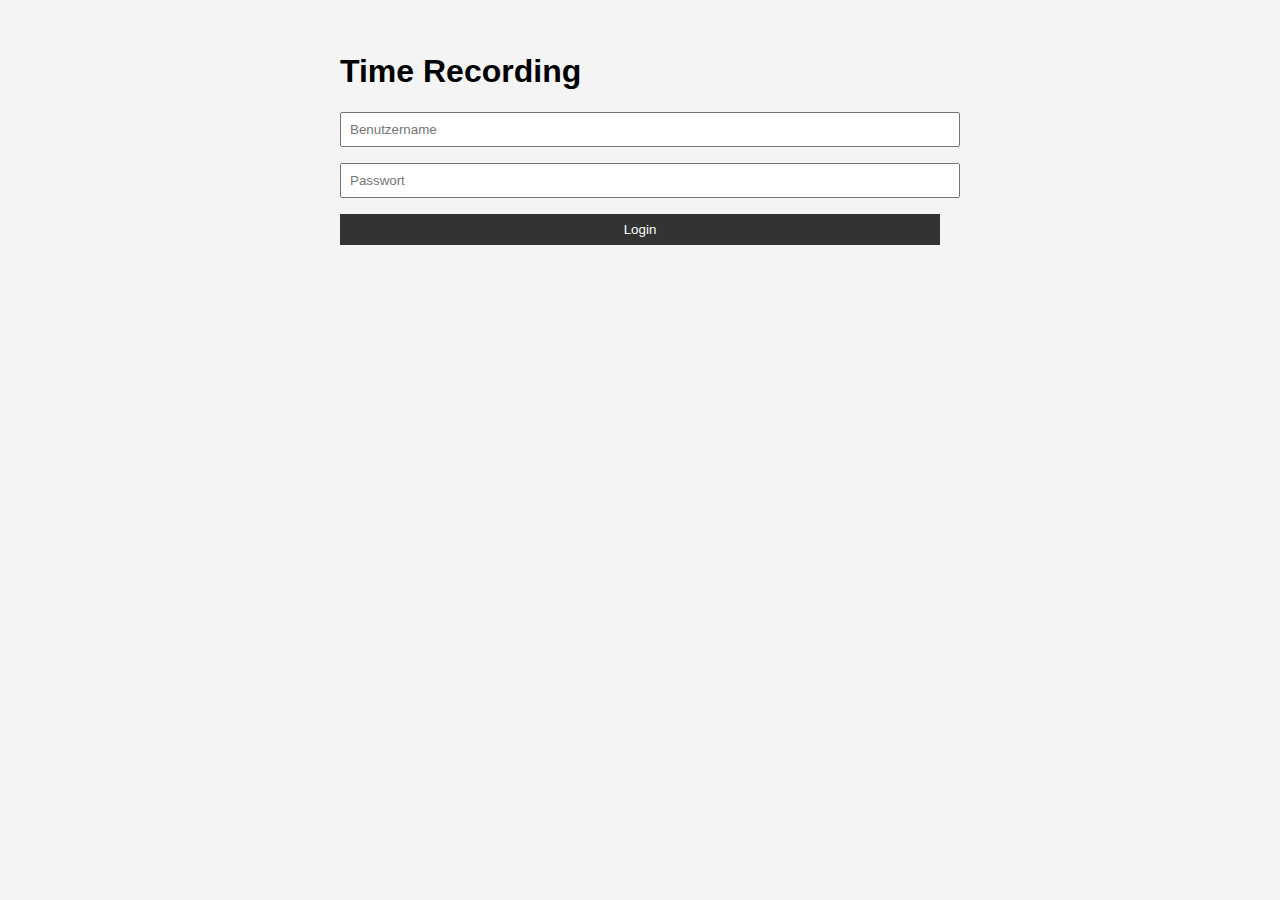
<file: Frontend/index.html>
<!--@author EK-->
<!DOCTYPE html>
<html lang="de">
<head>
    <meta charset="UTF-8" />
    <title>Login – Time Recording</title>
    <link rel="stylesheet" href="css/styles.css" />
</head>
<body>
<div class="container login-container">
    <h1>Time Recording</h1>
    <form id="login-form">
        <input type="text" id="username" placeholder="Benutzername" required />
        <input type="password" id="password" placeholder="Passwort" required />
        <button type="submit">Login</button>
    </form>
    <p id="error-msg" class="error hidden"></p>
</div>
<script src="js/api.js"></script>
<script src="js/auth.js"></script>
</body>
</html>
</file>
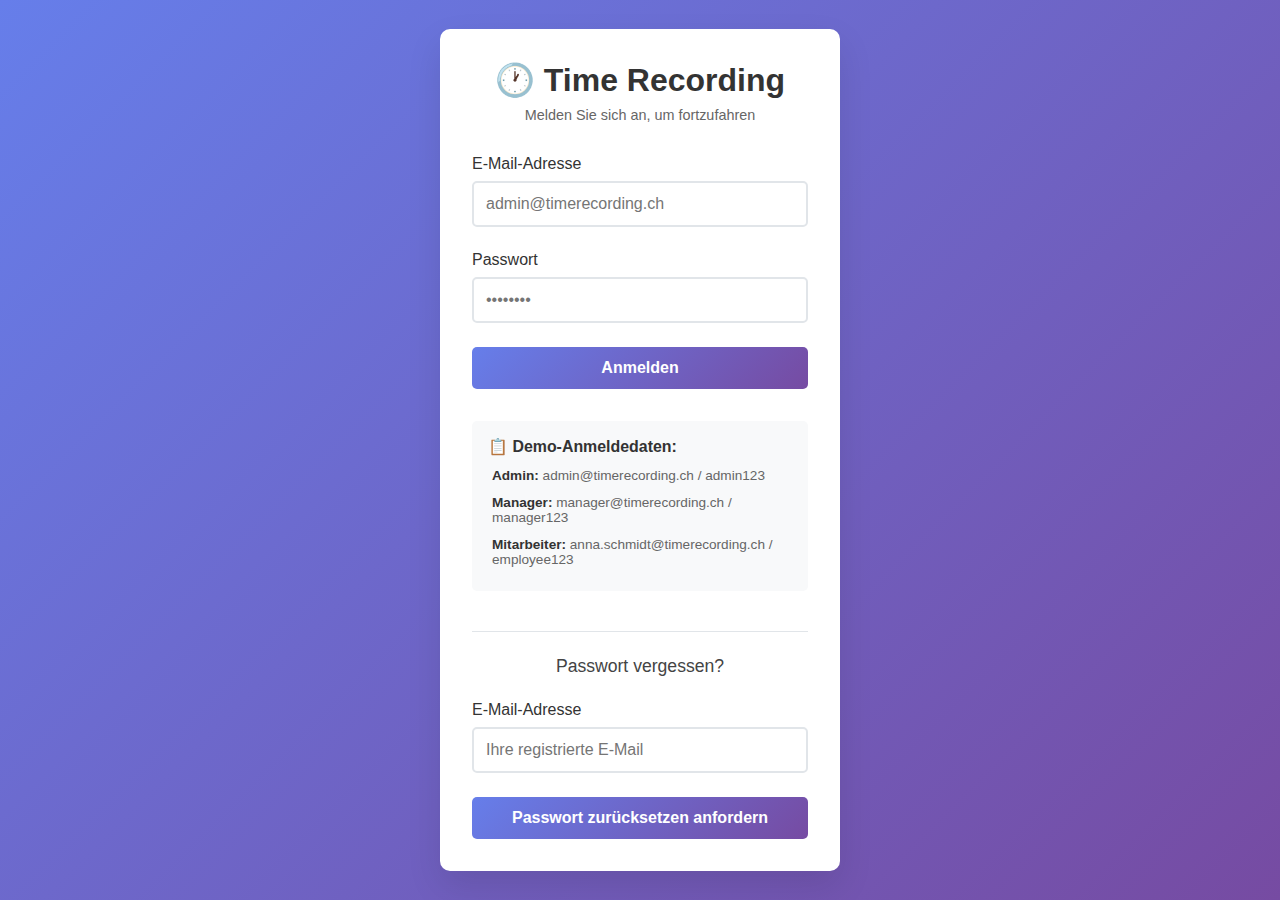
<file: src/main/resources/static/index.html>
<!DOCTYPE html>
<html lang="de">
<head>
    <meta charset="UTF-8">
    <meta name="viewport" content="width=device-width, initial-scale=1.0">
    <title>Time Recording - Anmeldung</title>
    <style>
        * {
            margin: 0;
            padding: 0;
            box-sizing: border-box;
        }

        body {
            font-family: 'Segoe UI', Tahoma, Geneva, Verdana, sans-serif;
            background: linear-gradient(135deg, #667eea 0%, #764ba2 100%);
            min-height: 100vh;
            display: flex;
            align-items: center;
            justify-content: center;
            padding: 1rem; /* Etwas Abstand für kleinere Bildschirme */
        }

        .login-container {
            background: white;
            padding: 2rem;
            border-radius: 10px;
            box-shadow: 0 15px 35px rgba(0, 0, 0, 0.1);
            width: 100%;
            max-width: 400px;
        }

        .login-header {
            text-align: center;
            margin-bottom: 2rem;
        }

        .login-header h1 {
            color: #333;
            font-size: 2rem;
            margin-bottom: 0.5rem;
        }

        .login-header p {
            color: #666;
            font-size: 0.9rem;
        }

        .form-group {
            margin-bottom: 1.5rem;
        }

        .form-group label {
            display: block;
            margin-bottom: 0.5rem;
            color: #333;
            font-weight: 500;
        }

        .form-group input {
            width: 100%;
            padding: 0.75rem;
            border: 2px solid #e1e5e9;
            border-radius: 5px;
            font-size: 1rem;
            transition: border-color 0.3s ease;
        }

        .form-group input:focus {
            outline: none;
            border-color: #667eea;
        }

        .login-btn { /* Gilt für Anmelden und Passwort Reset Button */
            width: 100%;
            padding: 0.75rem;
            background: linear-gradient(135deg, #667eea 0%, #764ba2 100%);
            color: white;
            border: none;
            border-radius: 5px;
            font-size: 1rem;
            font-weight: 600;
            cursor: pointer;
            transition: transform 0.2s ease, background-color 0.3s ease;
        }

        .login-btn:hover:not(:disabled) {
            transform: translateY(-2px);
        }

        .login-btn:active:not(:disabled) {
            transform: translateY(0);
        }

        .login-btn:disabled {
            opacity: 0.6;
            cursor: not-allowed;
            transform: none;
        }

        /* Gemeinsame Basis für Nachrichten-Divs */
        .message-display {
            padding: 0.75rem;
            border-radius: 5px;
            margin-bottom: 1rem;
            text-align: center;
            display: none; /* Standardmäßig versteckt */
            font-size: 0.9rem;
        }

        .error-message { /* Wird für Login-Fehler und Reset-Fehler verwendet */
            background: #fee;
            color: #c33;
            border: 1px solid #fcc;
        }

        .success-message { /* Wird für Login-Erfolg und Reset-Erfolg verwendet */
            background: #efe;
            color: #363;
            border: 1px solid #cfc;
        }

        .demo-credentials {
            margin-top: 2rem;
            padding: 1rem;
            background: #f8f9fa;
            border-radius: 5px;
            font-size: 0.85rem;
        }

        .demo-credentials h3 {
            color: #333;
            margin-bottom: 0.5rem;
        }

        .demo-credentials ul {
            list-style: none;
            padding-left: 0;
            color: #666;
        }

        .demo-credentials li {
            margin-bottom: 0.25rem;
            cursor: pointer;
            padding: 0.25rem;
            border-radius: 3px;
            transition: background-color 0.2s ease;
        }

        .demo-credentials li:hover {
            background-color: #e9ecef;
        }

        .demo-credentials strong {
            color: #333;
        }

        .loading { /* Gilt für Login Loading und Reset Loading */
            display: none;
            text-align: center;
            margin-top: 1rem;
            color: #555;
        }
        .loading p {
            color: #555;
        }

        /* Stile für den Passwort-vergessen-Container */
        .forgot-password-container {
            margin-top: 2.5rem;
            padding-top: 1.5rem;
            border-top: 1px solid #e1e5e9;
        }

        .forgot-password-container h3 {
            text-align: center;
            margin-bottom: 1.5rem;
            color: #444;
            font-size: 1.1rem;
            font-weight: 500;
        }
    </style>
</head>
<body>
<div class="login-container">
    <div class="login-header">
        <h1>🕐 Time Recording</h1>
        <p>Melden Sie sich an, um fortzufahren</p>
    </div>

    <div id="login-error-message" class="message-display error-message"></div>
    <div id="login-success-message" class="message-display success-message"></div>

    <form id="loginForm">
        <div class="form-group">
            <label for="email">E-Mail-Adresse</label>
            <input type="email" id="email" name="email" required autocomplete="username" placeholder="admin@timerecording.ch">
        </div>
        <div class="form-group">
            <label for="password">Passwort</label>
            <input type="password" id="password" name="password" required autocomplete="current-password" placeholder="••••••••">
        </div>
        <button type="submit" class="login-btn" id="loginButton">Anmelden</button>
        <div class="loading" id="loginLoading"><p>🔄 Anmeldung läuft...</p></div>
    </form>

    <div class="demo-credentials">
        <h3>📋 Demo-Anmeldedaten:</h3>
        <ul>
            <li data-email="admin@timerecording.ch" data-password="admin123"><strong>Admin:</strong> admin@timerecording.ch / admin123</li>
            <li data-email="manager@timerecording.ch" data-password="manager123"><strong>Manager:</strong> manager@timerecording.ch / manager123</li>
            <li data-email="anna.schmidt@timerecording.ch" data-password="employee123"><strong>Mitarbeiter:</strong> anna.schmidt@timerecording.ch / employee123</li>
        </ul>
    </div>

    <div class="forgot-password-container">
        <h3>Passwort vergessen?</h3>
        <div id="reset-error-message" class="message-display error-message"></div>
        <div id="reset-success-message" class="message-display success-message"></div>
        <form id="resetPasswordForm">
            <div class="form-group">
                <label for="resetEmail">E-Mail-Adresse</label>
                <input type="email" id="resetEmail" name="resetEmail" required placeholder="Ihre registrierte E-Mail">
            </div>
            <button type="submit" class="login-btn" id="resetPasswordButton">Passwort zurücksetzen anfordern</button>
            <div class="loading" id="resetLoading"><p>🔄 Anfrage wird gesendet...</p></div>
        </form>
    </div>

</div>

<script>
    document.addEventListener('DOMContentLoaded', function() {
        const loginForm = document.getElementById('loginForm');
        const loginErrorMessage = document.getElementById('login-error-message');
        const loginSuccessMessage = document.getElementById('login-success-message');
        const loginButton = document.getElementById('loginButton');
        const loginLoading = document.getElementById('loginLoading');

        const resetPasswordForm = document.getElementById('resetPasswordForm');
        const resetEmailInput = document.getElementById('resetEmail');
        const resetPasswordButton = document.getElementById('resetPasswordButton');
        const resetErrorMessage = document.getElementById('reset-error-message');
        const resetSuccessMessage = document.getElementById('reset-success-message');
        const resetLoading = document.getElementById('resetLoading');

        function displayMessage(element, message, isSuccess) {
            if (!element) return;
            element.textContent = (isSuccess ? '✅ ' : '❌ ') + message;
            element.style.display = 'block';
            setTimeout(() => {
                if (element) element.style.display = 'none';
            }, isSuccess ? 5000 : 7000);
        }

        document.querySelectorAll('.demo-credentials li').forEach(li => {
            li.addEventListener('click', function() {
                const email = this.getAttribute('data-email');
                const password = this.getAttribute('data-password');
                if (email && password) {
                    document.getElementById('email').value = email;
                    document.getElementById('password').value = password;
                }
            });
        });

        loginForm.addEventListener('submit', async function(e) {
            e.preventDefault();
            const email = document.getElementById('email').value;
            const password = document.getElementById('password').value;

            loginButton.disabled = true;
            loginButton.textContent = 'Anmelden...';
            loginLoading.style.display = 'block';
            loginErrorMessage.style.display = 'none';
            loginSuccessMessage.style.display = 'none';

            try {
                const response = await fetch('/api/auth/login', {
                    method: 'POST',
                    headers: { 'Content-Type': 'application/json' },
                    body: JSON.stringify({ email: email, password: password })
                });
                const data = await response.json();

                if (response.ok) {
                    const token = data.accessToken || data.token;
                    if (token) {
                        localStorage.setItem('jwtToken', token);
                        localStorage.setItem('tokenType', data.tokenType || 'Bearer');
                        localStorage.setItem('userEmail', data.user ? data.user.email : email);
                        localStorage.setItem('userId', data.user ? data.user.id : data.userId);
                        localStorage.setItem('userRoles', JSON.stringify(data.user ? data.user.roles || [] : []));
                    }
                    displayMessage(loginSuccessMessage, 'Anmeldung erfolgreich! Sie werden weitergeleitet...', true);
                    setTimeout(() => { window.location.href = '/dashboard.html'; }, 1500);
                } else {
                    const errorMsg = data.message || data.error || 'Ungültige Anmeldedaten oder Serverfehler.';
                    displayMessage(loginErrorMessage, errorMsg, false);
                }
            } catch (error) {
                console.error('Login error:', error);
                displayMessage(loginErrorMessage, 'Verbindungsfehler. Bitte versuchen Sie es später erneut.', false);
            } finally {
                loginButton.disabled = false;
                loginButton.textContent = 'Anmelden';
                loginLoading.style.display = 'none';
            }
        });

        resetPasswordForm.addEventListener('submit', async function(e) {
            e.preventDefault();
            const email = resetEmailInput.value;

            if (!email) {
                displayMessage(resetErrorMessage, 'Bitte geben Sie eine E-Mail-Adresse ein.', false);
                return;
            }

            resetPasswordButton.disabled = true;
            resetPasswordButton.textContent = 'Sende Anfrage...';
            resetLoading.style.display = 'block';
            resetErrorMessage.style.display = 'none';
            resetSuccessMessage.style.display = 'none';

            try {
                const response = await fetch('/api/users/request-password-reset', {
                    method: 'POST',
                    headers: {
                        'Content-Type': 'application/json'
                        // KEIN 'Authorization'-Header hier!
                    },
                    body: JSON.stringify({ email: email })
                });

                let data;
                let responseBodyText = await response.text(); // Immer zuerst den Text lesen

                if (response.ok) { // Status 200-299
                    try {
                        data = JSON.parse(responseBodyText);
                        displayMessage(resetSuccessMessage, data.message || 'Anfrage erfolgreich verarbeitet.', true);
                        resetEmailInput.value = '';
                    } catch (jsonError) {
                        console.warn("Antwort bei Erfolg war kein JSON, zeige Text:", responseBodyText);
                        displayMessage(resetSuccessMessage, responseBodyText || 'Anfrage erfolgreich, aber unerwartete Antwort.', true);
                        resetEmailInput.value = '';
                    }
                } else { // Fehlerfall (z.B. 403, 400, 500)
                    console.error(`Fehler vom Server: ${response.status}`, responseBodyText);
                    try {
                        data = JSON.parse(responseBodyText);
                        displayMessage(resetErrorMessage, data.message || data.error || `Fehler ${response.status}: ${responseBodyText}`, false);
                    } catch (jsonError) {
                        displayMessage(resetErrorMessage, `Fehler ${response.status}: ${responseBodyText || response.statusText || 'Unbekannter Serverfehler'}`, false);
                    }
                }
            } catch (error) { // Netzwerkfehler oder anderer Fehler vor/während fetch
                console.error('Password reset request error (catch block):', error);
                displayMessage(resetErrorMessage, 'Netzwerkfehler oder Client-Fehler bei der Passwort-Reset-Anfrage. Bitte Konsole prüfen.', false);
            } finally {
                resetPasswordButton.disabled = false;
                resetPasswordButton.textContent = 'Passwort zurücksetzen anfordern';
                resetLoading.style.display = 'none';
            }
        });
    });
</script>
</body>
</html>
</file>
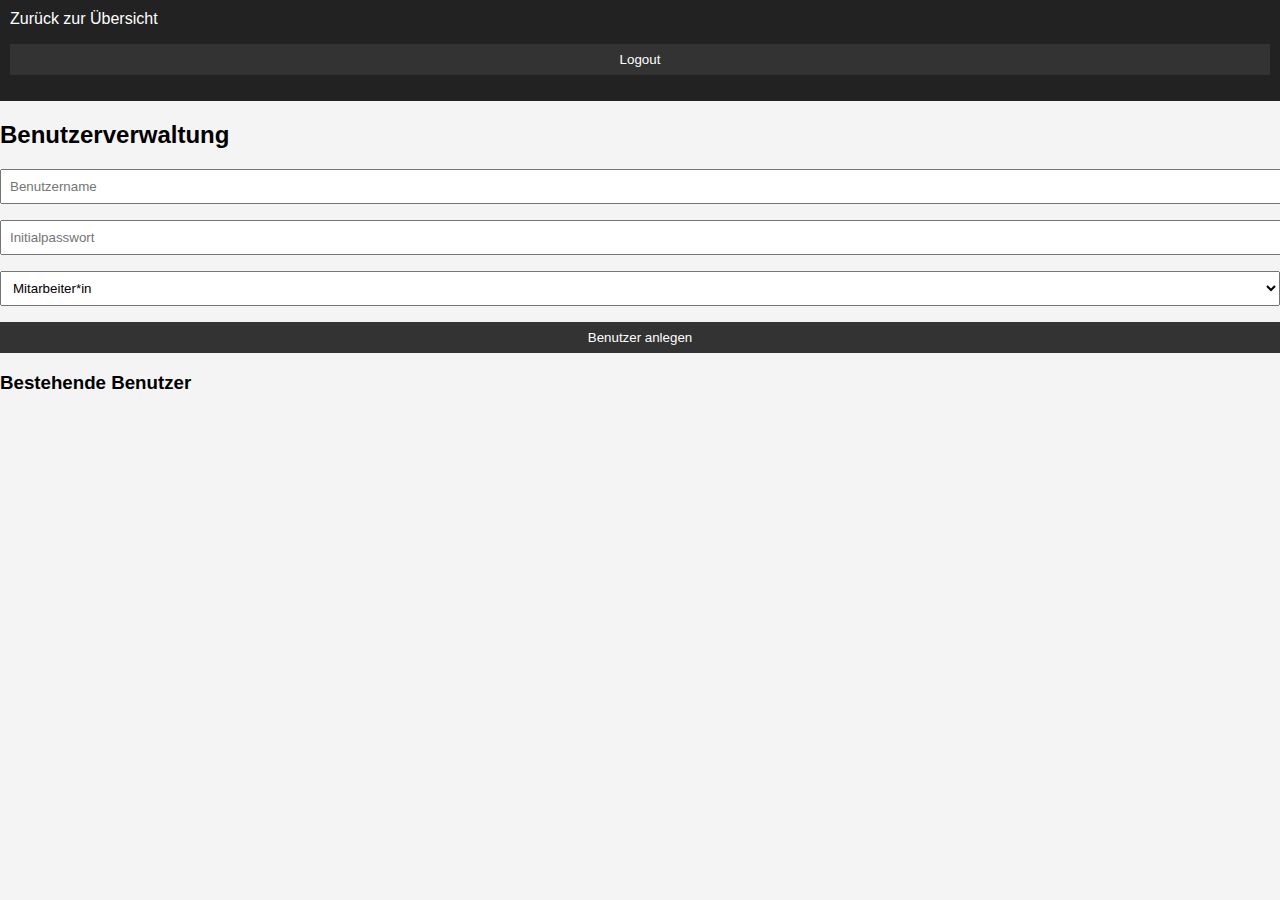
<file: Frontend/admin.html>
<!--@author EK-->
<!DOCTYPE html>
<html lang="de">
<head>
    <meta charset="UTF-8" />
    <title>Admin – Time Recording</title>
    <link rel="stylesheet" href="css/styles.css" />
</head>
<body>
<nav>
    <a href="dashboard.html">Zurück zur Übersicht</a>
    <button onclick="logout()">Logout</button>
</nav>
<main>
    <h2>Benutzerverwaltung</h2>
    <form id="user-form">
        <input type="text" id="new-username" placeholder="Benutzername" required />
        <input type="password" id="new-password" placeholder="Initialpasswort" required />
        <select id="new-role">
            <option value="EMPLOYEE">Mitarbeiter*in</option>
            <option value="ADMIN">Admin</option>
        </select>
        <button type="submit">Benutzer anlegen</button>
    </form>
    <div id="admin-feedback" class="success hidden"></div>
    <h3>Bestehende Benutzer</h3>
    <ul id="user-list"></ul>
</main>
<script src="js/api.js"></script>
<script src="js/admin.js"></script>
</body>
</html>
</file>
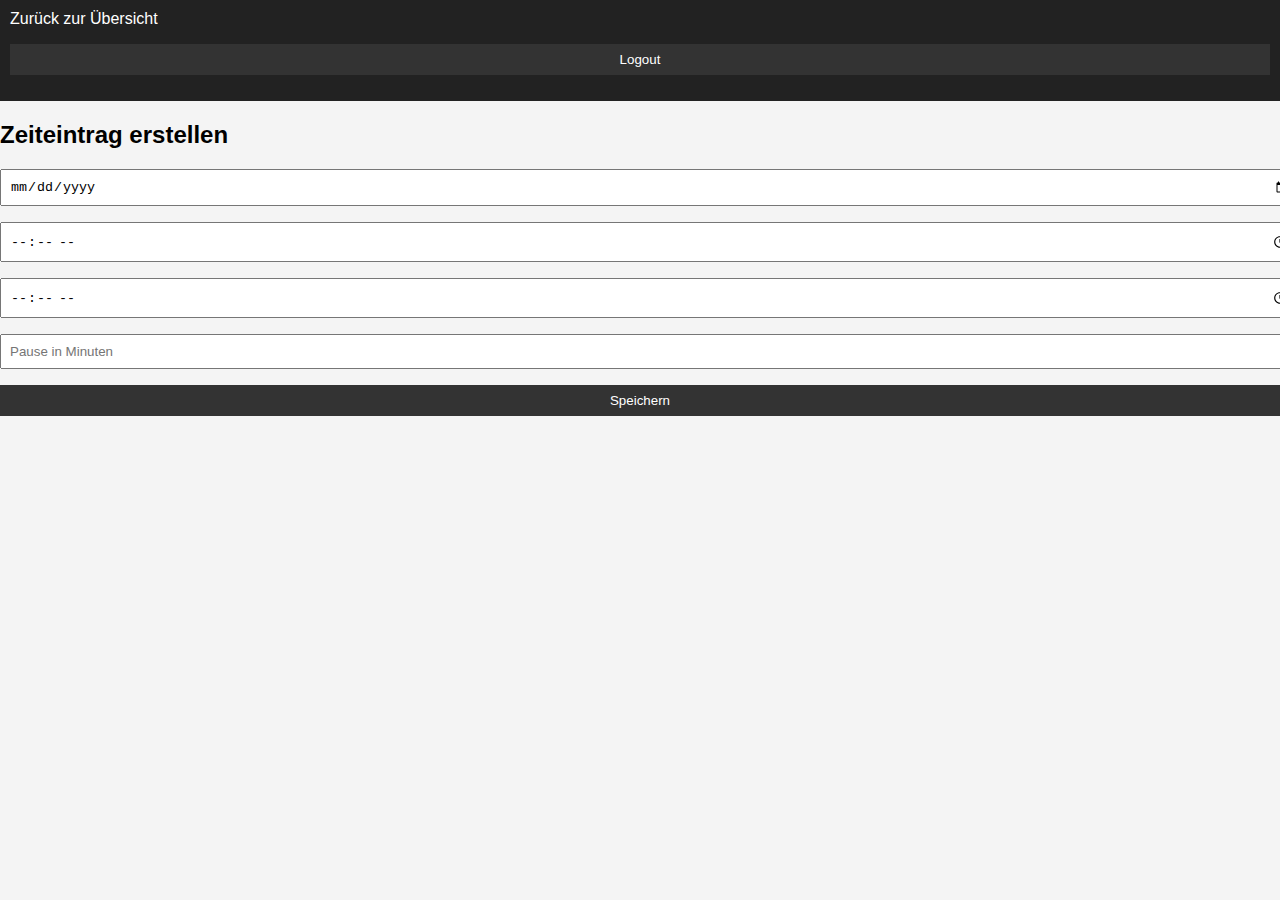
<file: Frontend/time-entry.html>
<!--@author EK-->
<!DOCTYPE html>
<html lang="de">
<head>
  <meta charset="UTF-8" />
  <title>Zeiterfassung</title>
  <link rel="stylesheet" href="css/styles.css" />
</head>
<body>
<nav>
  <a href="dashboard.html">Zurück zur Übersicht</a>
  <button onclick="logout()">Logout</button>
</nav>
<main>
  <h2>Zeiteintrag erstellen</h2>
  <form id="time-entry-form">
    <input type="date" id="date" required />
    <input type="time" id="start" required />
    <input type="time" id="end" required />
    <input type="number" id="break" placeholder="Pause in Minuten" min="0" />
    <button type="submit">Speichern</button>
  </form>
  <p id="feedback" class="success hidden"></p>
</main>
<script src="js/api.js"></script>
<script src="js/time-entry.js"></script>
</body>
</html>
</file>
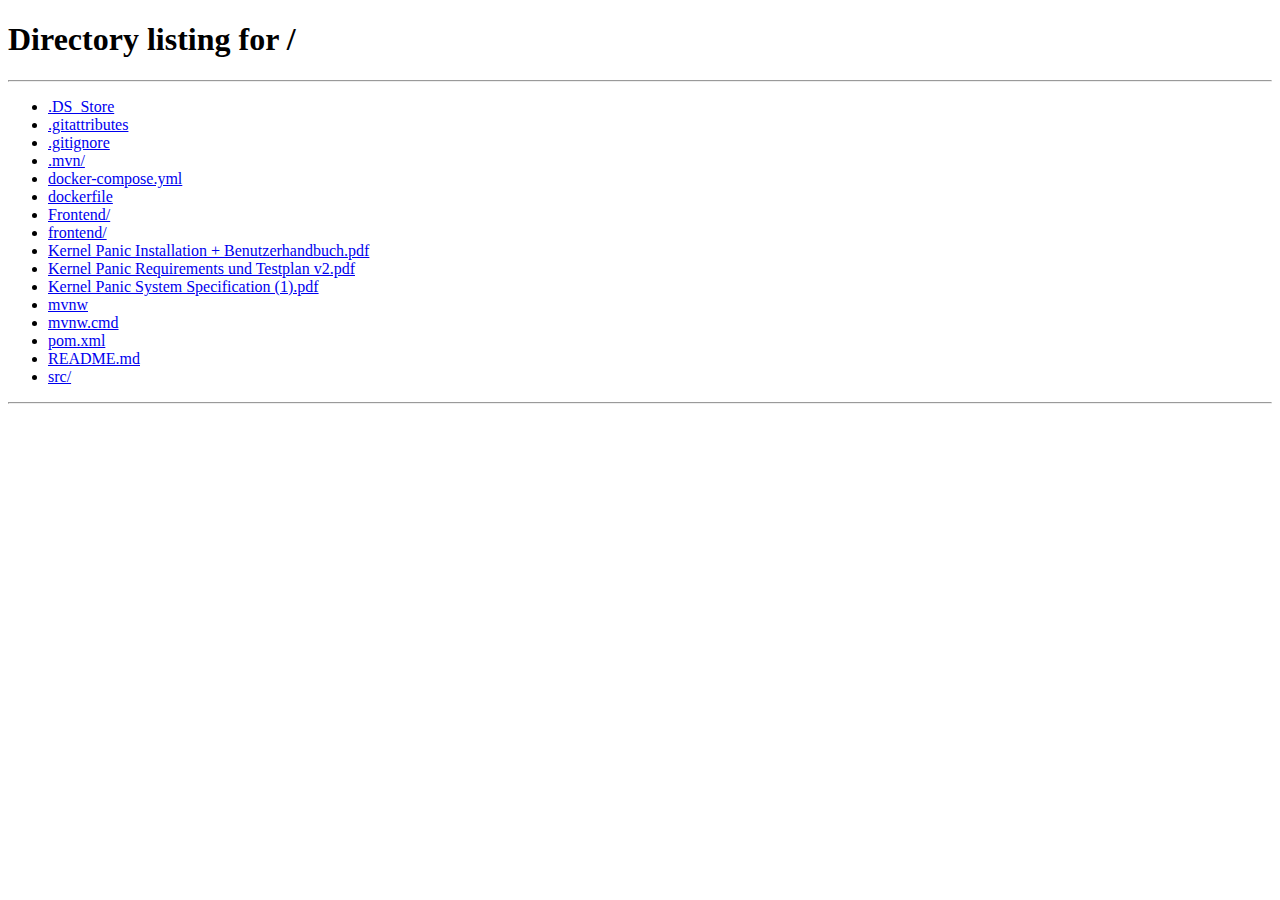
<file: src/main/resources/static/dashboard.html>
<!--@author EK-->
<!--Quellen: https://developer.mozilla.org/de/docs/Web/HTML,
https://www.w3schools.com/html/, ChatGPT-->


<!DOCTYPE html>
<html lang="de">
<head>
  <meta charset="UTF-8">
  <meta name="viewport" content="width=device-width, initial-scale=1.0">
  <title>Time Recording - Dashboard</title>
  <link rel="stylesheet" href="css/dashboard.css">
</head>
<body>
<header>
  <div class="header-left"><h1>Time Recording Dashboard</h1></div>
  <div class="header-right">
    <div class="user-info"><span>👤</span><span id="userEmail">Lädt...</span><span id="changePasswordIcon" title="Passwort ändern" style="cursor: pointer; margin-left: 10px;">🔑</span></div>
    <button id="logoutButton" class="logout-btn">Abmelden</button>
  </div>
</header>

<div class="container">
  <div id="errorMessage" class="error" style="display: none;"></div>
  <div id="successMessage" class="success" style="display: none;"></div>
  <div id="warningMessage" class="warning" style="display: none;"></div>
  <div class="system-info"><strong>ℹ️ System-Info:</strong> Pro Tag nur ein Zeiteintrag. Änderungen über Bearbeiten.</div>

  <div class="stats-grid">
    <div class="stat-card"><div class="stat-number" id="totalHours">--</div><div class="stat-label">Std. diese Woche</div></div>
    <div class="stat-card"><div class="stat-number" id="projectCount">--</div><div class="stat-label">Aktive Projekte</div></div>
    <div class="stat-card"><div class="stat-number" id="entryCount">--</div><div class="stat-label">Einträge heute</div></div>
    <div class="stat-card"><div class="stat-number" id="pendingAbsences">--</div><div class="stat-label">Offene Abwesenheiten</div></div>
  </div>

  <div class="dashboard-grid">
    <div class="card">
      <h2>⏰ Zeiterfassung</h2>
      <div class="timer-display" id="timerDisplay">00:00:00</div>
      <p id="currentProject">Kein Projekt ausgewählt</p>
      <div class="action-buttons">
        <button class="btn btn-success" id="startTimer">Zeit starten</button>
        <button class="btn btn-danger" id="stopTimer" style="display: none;">Zeit stoppen</button>
        <button class="btn btn-info" id="openManualEntryModalBtn">Manueller Eintrag</button>
        <button class="btn btn-secondary" id="viewTimeEntriesBtn">Einträge anzeigen</button>
        <button class="btn btn-info" id="viewEmployeeTimeEntriesBtn" style="display: none;">Einträge anzeigen (Mitarbeiter)</button>
      </div>
    </div>
    <div class="card">
      <h2>📁 Projekte</h2><p>Projekte verwalten und Zeiteinträge zuweisen.</p>
      <div class="action-buttons"><button class="btn btn-primary" id="viewProjectsBtn">Projekte anzeigen</button><button class="btn btn-secondary" id="createProjectBtn" style="display: none;">Neues Projekt</button></div>
    </div>
    <div class="card">
      <h2>🏖️ Abwesenheiten</h2><p>Urlaubsanträge und Abwesenheiten verwalten.</p>
      <div class="action-buttons">
        <button class="btn btn-primary" id="viewAbsencesBtn">Abwesenheiten anzeigen</button>
        <button class="btn btn-secondary" id="openCreateAbsenceModalBtn">Abwesenheit beantragen</button>
        <button class="btn btn-warning" id="viewPendingAbsencesBtn" style="display: none;">Ausstehende Anträge</button>
        <button class="btn btn-info" id="viewTeamOrAllApprovedAbsencesBtn" style="display: none;">Genehmigte Abw. (Team/Alle)</button>
      </div>
    </div>
    <div class="card" id="adminCard" style="display: none;">
      <h2>⚙️ Administration</h2><p>Benutzer, Projekte und Systemeinstellungen verwalten.</p>
      <div class="action-buttons">
        <button class="btn btn-success" id="viewUsersBtn">Benutzer verwalten</button><button class="btn btn-primary" id="openCreateUserModalBtn">Neuen Benutzer anlegen</button>
        <button class="btn btn-warning" id="viewRegistrationRequestsBtn">Registrierungsanfragen</button> <button class="btn btn-secondary" id="viewSystemLogsBtn">System-Logs</button>
        <button class="btn btn-warning" id="debugTokenBtn">Debug Token</button>
        <button class="btn btn-info" id="checkSystemStatusBtn">System Check</button>
      </div>
    </div>
  </div>

  <div class="card" id="dataDisplay" style="display: none;">
    <div style="display: flex; justify-content: space-between; align-items: center; margin-bottom: 1rem;">
      <h2 id="dataTitle">Daten</h2><button id="hideDataDisplayBtn" class="btn btn-secondary">Schließen</button>
    </div>
    <div id="dataContent"><div class="loading">🔄 Lade Daten...</div></div>
  </div>
  <div class="loading" id="loading" style="display: none;">🔄 Lade Dashboard-Daten...</div>
</div>

<!-- Modal: Manueller Zeiteintrag -->
<div id="manualEntryModal" class="modal">
  <div class="modal-content">
    <span class="close">&times;</span>
    <h2>📝 Manueller Zeiteintrag</h2>
    <form id="manualEntryForm">
      <div class="form-group"><label for="manualDate">Datum:</label><input type="date" id="manualDate" required></div>
      <div class="form-row"><div class="form-group"><label for="manualStartTime">Startzeit:</label><input type="time" id="manualStartTime" required></div><div class="form-group"><label for="manualEndTime">Endzeit:</label><input type="time" id="manualEndTime" required></div></div>
      <div class="form-row"><div class="form-group"><label for="manualBreakStartTime">Pause Start:</label><input type="time" id="manualBreakStartTime"></div><div class="form-group"><label for="manualBreakEndTime">Pause Ende:</label><input type="time" id="manualBreakEndTime"></div></div>
      <div class="form-group"><label for="manualProject">Projekt:</label><select id="manualProject"><option value="">Kein Projekt</option></select></div>
      <div class="calculated-time"><div>Berechnete Arbeitszeit:</div><div class="calculated-hours" id="calculatedHours">00:00</div></div>
      <div class="action-buttons"><button type="submit" class="btn btn-primary">Eintrag erstellen</button><button type="button" id="cancelManualEntryBtn" class="btn btn-secondary">Abbrechen</button></div>
    </form>
  </div>
</div>

<!-- Modal: Zeiteintrag bearbeiten -->
<div id="editTimeEntryModal" class="modal">
  <div class="modal-content">
    <span class="close">&times;</span>
    <h2>📝 Zeiteintrag bearbeiten</h2>
    <form id="editTimeEntryForm">
      <input type="hidden" id="editTimeEntryId">
      <div class="form-group"><label for="editDate">Datum:</label><input type="date" id="editDate" class="form-input" required></div>
      <hr><h4 id="editTimeSlotsTitle">Arbeitszeiten</h4><div id="editTimeSlotsContainer"></div>
      <button type="button" id="addEditTimeSlotBtn" class="btn btn-secondary btn-small" style="margin:0.5rem 0 1rem;">+ Arbeitszeit-Slot</button>
      <hr><h4 id="editBreakSlotsTitle">Pausen</h4><div id="editBreakSlotsContainer"></div>
      <button type="button" id="addEditBreakSlotBtn" class="btn btn-secondary btn-small" style="margin:0.5rem 0 1rem;">+ Pause</button>
      <hr><div class="form-group"><label for="editProject">Projekt:</label><select id="editProject" class="form-input"><option value="">Kein Projekt</option></select></div>
      <div class="calculated-time"><div>Berechnete Arbeitszeit:</div><div class="calculated-hours" id="editCalculatedHours">--:--</div></div>
      <div class="action-buttons"><button type="submit" class="btn btn-primary">Änderungen speichern</button><button type="button" id="cancelEditTimeEntryBtn" class="btn btn-secondary">Abbrechen</button></div>
    </form>
  </div>
</div>

<!-- Modal: Neues Projekt -->
<div id="createProjectModal" class="modal">
  <div class="modal-content">
    <span class="close">&times;</span>
    <h2>Neues Projekt erstellen</h2>
    <form id="createProjectForm">
      <div class="form-group"><label for="projectName">Projektname:</label><input type="text" id="projectName" required></div>
      <div class="form-group"><label for="projectDescription">Beschreibung:</label><textarea id="projectDescription" rows="3"></textarea></div>
      <div class="form-group"><label for="projectManager">Manager:</label><select id="projectManager" required><option value="">Manager wählen</option></select></div>
      <div class="action-buttons"><button type="submit" class="btn btn-primary">Erstellen</button><button type="button" id="cancelCreateProjectBtn" class="btn btn-secondary">Abbrechen</button></div>
    </form>
  </div>
</div>

<!-- Modal: Abwesenheit beantragen -->
<div id="createAbsenceModal" class="modal">
  <div class="modal-content">
    <span class="close">&times;</span>
    <h2>Abwesenheit beantragen</h2>
    <form id="createAbsenceForm">
      <div class="form-group"><label for="absenceType">Typ:</label><select id="absenceType" required><option value="">Wählen...</option><option value="VACATION">Urlaub</option><option value="ILLNESS">Krankheit</option><option value="HOME_OFFICE">Home Office</option><option value="TRAINING">Fortbildung</option><option value="OTHER">Sonstiges</option></select></div>
      <div class="form-group"><label for="startDate">Von:</label><input type="date" id="startDate" required></div>
      <div class="form-group"><label for="endDate">Bis:</label><input type="date" id="endDate" required></div>
      <div class="action-buttons"><button type="submit" class="btn btn-primary">Beantragen</button><button type="button" id="cancelCreateAbsenceBtn" class="btn btn-secondary">Abbrechen</button></div>
    </form>
  </div>
</div>

<!-- Modal: Duplikat-Info -->
<div id="duplicateInfoModal" class="modal">
  <div class="modal-content">
    <span class="close">&times;</span>
    <h2>📅 Zeiteintrag bereits vorhanden</h2>
    <div class="duplicate-info"><h4>Für das gewählte Datum existiert bereits ein Zeiteintrag!</h4><p>Optionen:</p><ul><li>Bearbeiten</li><li>Anderes Datum</li><li>Live-Timer</li></ul></div>
    <div class="action-buttons"><button id="duplicateInfoViewEntriesBtn" class="btn btn-primary">Einträge anzeigen</button><button id="duplicateInfoChangeDateBtn" class="btn btn-info">Anderes Datum</button><button id="duplicateInfoCloseBtn" class="btn btn-secondary">Schließen</button></div>
  </div>
</div>

<!-- Modal: Projekt Details -->
<div id="projectDetailModal" class="modal">
  <div class="modal-content">
    <span class="close">&times;</span>
    <h2>Projekt Details: <span id="detailProjectName"></span></h2>
    <div id="projectDetailContent">
      <div class="form-group">
        <label>Beschreibung:</label>
        <span id="detailProjectDescription"></span>
      </div>
      <div class="form-group">
        <label>Manager:</label>
        <span id="detailProjectManager"></span>
      </div>
      <div class="form-group">
        <label>Status:</label>
        <span id="detailProjectStatus"></span>
      </div>
      <div class="form-group">
        <label>Erstellt am:</label>
        <span id="detailProjectCreatedAt"></span>
      </div>
      <div class="form-group">
        <label>Aktualisiert am:</label>
        <span id="detailProjectUpdatedAt"></span>
      </div>
      <div class="form-group">
        <label>Gesamtstunden:</label>
        <span id="detailProjectTotalHours"></span>
      </div>
      <div class="form-group">
        <label>Beteiligte Mitarbeiter:</label>
        <span id="detailProjectInvolvedEmployees"></span>
      </div>
      <div class="form-group">
        <label>Mitarbeiterliste:</label>
        <ul id="detailProjectUsersList"></ul>
      </div>

      <!-- Projekt-Bearbeitung (nur für Admins/Manager) -->
      <div id="projectEditSection" style="display: none;">
        <hr>
        <h3>Projekt bearbeiten</h3>
        <form id="editProjectForm">
          <input type="hidden" id="editProjectId">
          <div class="form-group">
            <label for="editProjectStatus">Status:</label>
            <select id="editProjectStatus">
              <option value="true">Aktiv</option>
              <option value="false">Inaktiv</option>
            </select>
          </div>
          <div class="form-group">
            <label for="editProjectManager">Manager:</label>
            <select id="editProjectManager">
              <option value="">Nicht zugewiesen</option>
            </select>
          </div>
          <div class="action-buttons">
            <button type="submit" class="btn btn-primary">Änderungen speichern</button>
            <button type="button" id="deleteProjectBtn" class="btn btn-danger" style="display: none;">Projekt deaktivieren</button>
          </div>
        </form>
      </div>
    </div>
    <div class="action-buttons" style="margin-top:1rem;">
      <button type="button" id="closeProjectDetailModalBtn" class="btn btn-secondary">Schließen</button>
    </div>
  </div>
</div>

<!-- Modal: Benutzer Details -->
<div id="userDetailModal" class="modal">
  <div class="modal-content">
    <span class="close">&times;</span>
    <h2>Benutzerdetails: <span id="detailUserName"></span></h2>
    <div id="userDetailContent">
      <div class="form-group">
        <label>E-Mail:</label>
        <span id="detailUserEmail"></span>
      </div>
      <div class="form-group">
        <label>Status:</label>
        <span id="detailUserStatus"></span>
      </div>
      <div class="form-group">
        <label>Geplante Stunden/Tag:</label>
        <span id="detailUserPlannedHours"></span>
      </div>
      <div class="form-group">
        <label>Übergeordneter Manager:</label>
        <span id="detailUserDirectManager">N/A</span>
      </div>
      <div class="form-group">
        <label>Erstellt am:</label>
        <span id="detailUserCreatedAt"></span>
      </div>
      <div class="form-group">
        <label>Aktualisiert am:</label>
        <span id="detailUserUpdatedAt"></span>
      </div>
      <div class="form-group">
        <label>Rollen:</label>
        <div id="userRolesList"></div>
      </div>

      <!-- Benutzer-Verwaltung -->
      <hr>
      <h3>Benutzer verwalten</h3>
      <div class="form-group">
        <label for="userStatusSelect">Status ändern:</label>
        <select id="userStatusSelect">
          <option value="ACTIVE">Aktiv</option>
          <option value="INACTIVE">Inaktiv</option>
        </select>
        <button type="button" id="updateUserStatusBtn" class="btn btn-warning btn-small" style="margin-left: 10px;">Status aktualisieren</button>
      </div>
      <div class="form-group">
        <label for="addRoleSelect">Rolle hinzufügen:</label>
        <select id="addRoleSelect">
          <option value="">Rolle auswählen</option>
        </select>
        <button type="button" id="addRoleBtn" class="btn btn-success btn-small" style="margin-left: 10px;">Rolle hinzufügen</button>
      </div>
      <div class="form-group">
        <button type="button" id="resetPasswordBtn" class="btn btn-danger">Passwort zurücksetzen</button>
      </div>
    </div>
    <div class="action-buttons" style="margin-top:1rem;">
      <button type="button" id="closeUserDetailModalBtn" class="btn btn-secondary">Schließen</button>
    </div>
  </div>
</div>

<!-- Modal: Neuen Benutzer anlegen -->
<div id="createUserModal" class="modal">
  <div class="modal-content">
    <span class="close">&times;</span>
    <h2>Neuen Benutzer anlegen</h2>
    <form id="createUserForm">
      <div class="form-group"><label for="newFirstName">Vorname:</label><input type="text" id="newFirstName" class="form-input" required></div>
      <div class="form-group"><label for="newLastName">Nachname:</label><input type="text" id="newLastName" class="form-input" required></div>
      <div class="form-group"><label for="newEmail">E-Mail:</label><input type="email" id="newEmail" class="form-input" required></div>
      <div class="form-group"><label for="newUserRole">Rolle:</label><select id="newUserRole" class="form-input" required></select></div>
      <div class="form-group">
        <label for="newUserParentManager">Übergeordneter Manager (Optional):</label>
        <select id="newUserParentManager" class="form-input">
          <option value="">Kein direkter Manager</option>
        </select>
      </div>
      <div class="form-group"><label for="newPlannedHours">Sollstd./Tag:</label><input type="number" id="newPlannedHours" class="form-input" value="8.0" min="1" step="0.5" required></div>
      <p class="system-info">ℹ️ Initialpasswort: Nachname (klein).</p>
      <div class="form-actions"><button type="submit" id="createUserSubmitBtn" class="btn btn-primary">Anlegen</button><button type="button" id="cancelCreateUserBtn" class="btn btn-secondary">Abbrechen</button></div>
    </form>
    <div id="createUserFeedback" class="success" style="display: none;"></div><div id="createUserError" class="error" style="display: none;"></div>
  </div>
</div>

<!-- Modal: Passwort ändern -->
<div id="changePasswordModal" class="modal">
  <div class="modal-content">
    <span class="close">&times;</span>
    <h2>🔑 Passwort ändern</h2>
    <form id="changePasswordForm">
      <div class="form-group"><label for="oldPassword">Altes Passwort:</label><input type="password" id="oldPassword" class="form-input" required></div>
      <div class="form-group"><label for="newPassword">Neues Passwort:</label><input type="password" id="newPassword" class="form-input" required minlength="6"></div>
      <div class="form-group"><label for="confirmNewPassword">Neues Passwort bestätigen:</label><input type="password" id="confirmNewPassword" class="form-input" required minlength="6"></div>
      <div class="action-buttons"><button type="submit" class="btn btn-primary">Passwort ändern</button><button type="button" id="cancelChangePasswordBtn" class="btn btn-secondary">Abbrechen</button></div>
    </form>
  </div>
</div>

<!-- Modal: Abwesenheit bearbeiten -->
<div id="editAbsenceModal" class="modal">
  <div class="modal-content">
    <span class="close" data-modal-id-to-close="editAbsenceModal">&times;</span>
    <h2>Abwesenheit bearbeiten</h2>
    <form id="editAbsenceForm">
      <input type="hidden" id="editAbsenceId">
      <div class="form-group">
        <label for="editAbsenceType">Typ:</label>
        <select id="editAbsenceType" required>
          <option value="VACATION">Urlaub</option>
          <option value="ILLNESS">Krankheit</option>
          <option value="HOME_OFFICE">Home Office</option>
          <option value="TRAINING">Fortbildung</option>
          <option value="OTHER">Sonstiges</option>
        </select>
      </div>
      <div class="form-group">
        <label for="editAbsenceStartDate">Von:</label>
        <input type="date" id="editAbsenceStartDate" required>
      </div>
      <div class="form-group">
        <label for="editAbsenceEndDate">Bis:</label>
        <input type="date" id="editAbsenceEndDate" required>
      </div>
      <div class="form-group">
        <label for="editAbsenceComment">Kommentar (optional):</label>
        <textarea id="editAbsenceComment" rows="3"></textarea>
      </div>
      <div class="action-buttons">
        <button type="submit" class="btn btn-primary">Änderungen speichern</button>
        <button type="button" id="cancelEditAbsenceBtn" class="btn btn-secondary">Abbrechen</button>
      </div>
    </form>
  </div>
</div>

<script src="js/apiClient.js"></script>
<script src="js/uiHelpers.js"></script>
<script src="js/auth.js"></script>
<script src="js/timeEntry.js"></script>
<script src="js/projectManagement.js"></script>
<script src="js/absenceManagement.js"></script>
<script src="js/admin.js"></script>
<script src="js/dashboard.js"></script>
</body>
</html>
</file>
<file: Frontend/css/styles.css>
/*
@author EK
*/
body {
    font-family: Arial, sans-serif;
    background: #f4f4f4;
    margin: 0;
    padding: 0;
}

nav {
    background-color: #222;
    padding: 10px;
    color: #fff;
}

nav a, nav button {
    color: white;
    margin-right: 10px;
    text-decoration: none;
}

.container {
    padding: 2rem;
    max-width: 600px;
    margin: auto;
}

input, select, button {
    display: block;
    margin: 1rem 0;
    padding: 0.5rem;
    width: 100%;
}

button {
    background-color: #333;
    color: #fff;
    border: none;
    cursor: pointer;
}

button:hover {
    background-color: #555;
}

.hidden {
    display: none;
}

.error {
    color: red;
}

.success {
    color: green;
}
</file>
<file: src/main/resources/static/css/dashboard.css>
/* @author EK
 */

* {
    margin: 0;
    padding: 0;
    box-sizing: border-box;
}

body {
    font-family: 'Segoe UI', Tahoma, Geneva, Verdana, sans-serif;
    background: #f5f5f5;
    min-height: 100vh;
}

header {
    background: linear-gradient(135deg, #667eea 0%, #764ba2 100%);
    color: white;
    padding: 1rem 2rem;
    display: flex;
    justify-content: space-between;
    align-items: center;
    box-shadow: 0 2px 10px rgba(0,0,0,0.1);
}

.header-left h1 {
    font-size: 1.5rem;
}

.header-right {
    display: flex;
    align-items: center;
    gap: 1rem;
}

.user-info {
    display: flex;
    align-items: center;
    gap: 0.5rem;
}

.logout-btn {
    background: rgba(255,255,255,0.2);
    color: white;
    border: 1px solid rgba(255,255,255,0.3);
    padding: 0.5rem 1rem;
    border-radius: 5px;
    cursor: pointer;
    transition: background-color 0.3s ease;
}

.logout-btn:hover {
    background: rgba(255,255,255,0.3);
}

.container {
    max-width: 1200px;
    margin: 2rem auto;
    padding: 0 2rem;
}

.dashboard-grid {
    display: grid;
    grid-template-columns: repeat(auto-fit, minmax(300px, 1fr));
    gap: 2rem;
    margin-bottom: 2rem;
}

.card {
    background: white;
    border-radius: 10px;
    padding: 2rem;
    box-shadow: 0 4px 6px rgba(0,0,0,0.1);
    transition: transform 0.2s ease;
}

.card:hover {
    transform: translateY(-2px);
}

.card h2 {
    color: #333;
    margin-bottom: 1rem;
    font-size: 1.25rem;
}

.card p {
    color: #666;
    line-height: 1.6;
    margin-bottom: 1rem;
}

.stats-grid {
    display: grid;
    grid-template-columns: repeat(auto-fit, minmax(200px, 1fr));
    gap: 1rem;
    margin-bottom: 2rem;
}

.stat-card {
    background: white;
    padding: 1.5rem;
    border-radius: 10px;
    text-align: center;
    box-shadow: 0 2px 4px rgba(0,0,0,0.1);
}

.stat-number {
    font-size: 2rem;
    font-weight: bold;
    color: #667eea;
    margin-bottom: 0.5rem;
}

.stat-label {
    color: #666;
    font-size: 0.9rem;
}

.action-buttons {
    display: flex;
    gap: 1rem;
    flex-wrap: wrap;
    margin-top: 1rem;
}

.btn {
    padding: 0.75rem 1.5rem;
    border: none;
    border-radius: 5px;
    cursor: pointer;
    font-weight: 600;
    text-decoration: none;
    display: inline-block;
    transition: transform 0.2s ease;
    font-size: 0.9rem;
}

.btn:hover:not(:disabled) {
    transform: translateY(-1px);
}
.btn:disabled {
    opacity: 0.6;
    cursor: not-allowed;
}


.btn-primary {
    background: linear-gradient(135deg, #667eea 0%, #764ba2 100%);
    color: white;
}

.btn-secondary {
    background: #6c757d;
    color: white;
}

.btn-success {
    background: #28a745;
    color: white;
}

.btn-danger {
    background: #dc3545;
    color: white;
}

.btn-info {
    background: #17a2b8;
    color: white;
}

.btn-warning {
    background: #ffc107;
    color: #212529;
}

.btn-small { /* Nützlich für Buttons in Tabellen oder Modals */
    padding: 0.4rem 0.8rem;
    font-size: 0.8rem;
}

.modal {
    display: none; /* Standardmäßig versteckt */
    position: fixed;
    z-index: 1000;
    left: 0;
    top: 0;
    width: 100%;
    height: 100%;
    background-color: rgba(0,0,0,0.5);
    overflow-y: auto; /* Ermöglicht Scrollen bei langem Modal-Inhalt */
}

.modal-content {
    background-color: white;
    margin: 10% auto; /* Etwas Abstand von oben und zentriert */
    padding: 20px;
    border: 1px solid #888;
    width: 90%; /* Responsive Breite */
    max-width: 600px; /* Maximale Breite */
    border-radius: 10px;
    position: relative; /* Wichtig für die absolute Positionierung des Schließen-Buttons */
    box-shadow: 0 4px 8px 0 rgba(0,0,0,0.2),0 6px 20px 0 rgba(0,0,0,0.19);
}

.modal .close {
    color: #aaa;
    position: absolute;
    top: 10px;
    right: 20px;
    font-size: 28px;
    font-weight: bold;
    line-height: 1; /* Verhindert zusätzlichen Abstand */
}

.modal .close:hover,
.modal .close:focus {
    color: black;
    text-decoration: none;
    cursor: pointer;
}

.form-group {
    margin-bottom: 1rem;
}
.form-group label {
    display: block; margin-bottom: 0.5rem; font-weight: 500;
}
.form-group input, .form-group select, .form-group textarea {
    width: 100%; padding: 0.5rem; border: 1px solid #ddd; border-radius: 4px; font-size: 1rem;
}
.form-row {
    display: grid; grid-template-columns: 1fr 1fr; gap: 1rem; margin-bottom: 1rem;
}
.calculated-time {
    background: #f8f9fa; padding: 1rem; border-radius: 5px; margin: 1rem 0; text-align: center;
}
.calculated-hours {
    font-size: 1.5rem; font-weight: bold; color: #667eea; margin-top: 0.5rem;
}
.data-table {
    width: 100%; border-collapse: collapse; margin-top: 1rem;
}
.data-table th, .data-table td {
    padding: 0.75rem; text-align: left; border-bottom: 1px solid #ddd;
}
.data-table th {
    background-color: #f8f9fa; font-weight: 600;
}
.data-table tr:hover {
    background-color: #f0f0f0;
}
.loading {
    text-align: center; padding: 2rem; color: #666;
}
.error {
    background: #fee; color: #c33; padding: 1rem; border-radius: 5px; margin-bottom: 1rem; text-align: left; border-left: 4px solid #dc3545;
}
.success {
    background: #efe; color: #363; padding: 1rem; border-radius: 5px; margin-bottom: 1rem; text-align: center; border-left: 4px solid #28a745;
}
.warning {
    background: #fff3cd; color: #856404; padding: 1rem; border-radius: 5px; margin-bottom: 1rem; text-align: left; border-left: 4px solid #ffc107;
}
.timer-display {
    font-size: 2rem; font-weight: bold; color: #28a745; text-align: center; margin: 1rem 0;
}
.timer-running {
    color: #dc3545; animation: pulse 2s infinite;
}
@keyframes pulse {
    0% {
        opacity: 1;
    } 50% {
              opacity: 0.7;
          } 100% {
                          opacity: 1;
                      }
}
.debug-info {
    background: #333; color: #0f0; padding: 0.5rem; border-radius: 5px; font-family: monospace; font-size: 0.8rem; margin: 1rem 0;
}
.duplicate-info {
    background: #e7f3ff; border: 1px solid #b6d7ff; border-radius: 8px; padding: 1rem; margin: 1rem 0;
}
.duplicate-info h4 {
    color: #004085; margin-bottom: 0.5rem;
}
.duplicate-info ul {
    margin: 0.5rem 0; padding-left: 1.5rem;
}
.duplicate-info li {
    margin-bottom: 0.25rem; color: #004085;
}
.system-info {
    background: #f8f9fa; border: 1px solid #dee2e6; border-radius: 5px; padding: 0.75rem; margin: 1rem 0; font-size: 0.9rem;
}

.remove-slot-btn-container, .remove-break-btn-container {
    align-self: flex-end; margin-bottom: 1rem;
}
.user-role-tag {
    display: inline-flex; align-items: center; background-color: #e0e7ff; color: #3f51b5; padding: 0.3em 0.6em; border-radius: 12px; font-size: 0.75em; margin-right: 5px; margin-bottom: 5px; white-space: nowrap;
}
.user-role-tag .remove-role-btn {
    margin-left: 5px; padding: 0.1em 0.4em; line-height: 1; font-size: 0.8em; border-radius: 50%; background-color: #ef5350; color: white; border: none; cursor: pointer;
}
.user-role-tag .remove-role-btn:hover {
    background-color: #d32f2f;
}

@media (
max-width: 768px)
{
    header {
        flex-direction: column; gap: 1rem; text-align: center;
    }
    .container {
        padding: 0 1rem;
    }
    .dashboard-grid, .stats-grid { grid-template-columns: 1fr;
    }
    .action-buttons {
        flex-direction: column;
    }
    .form-row {
        grid-template-columns: 1fr;
    }
    .data-table {
        font-size: 0.9rem;
    }
    .data-table th, .data-table td {
        padding: 0.5rem;
    }
}
</file>
